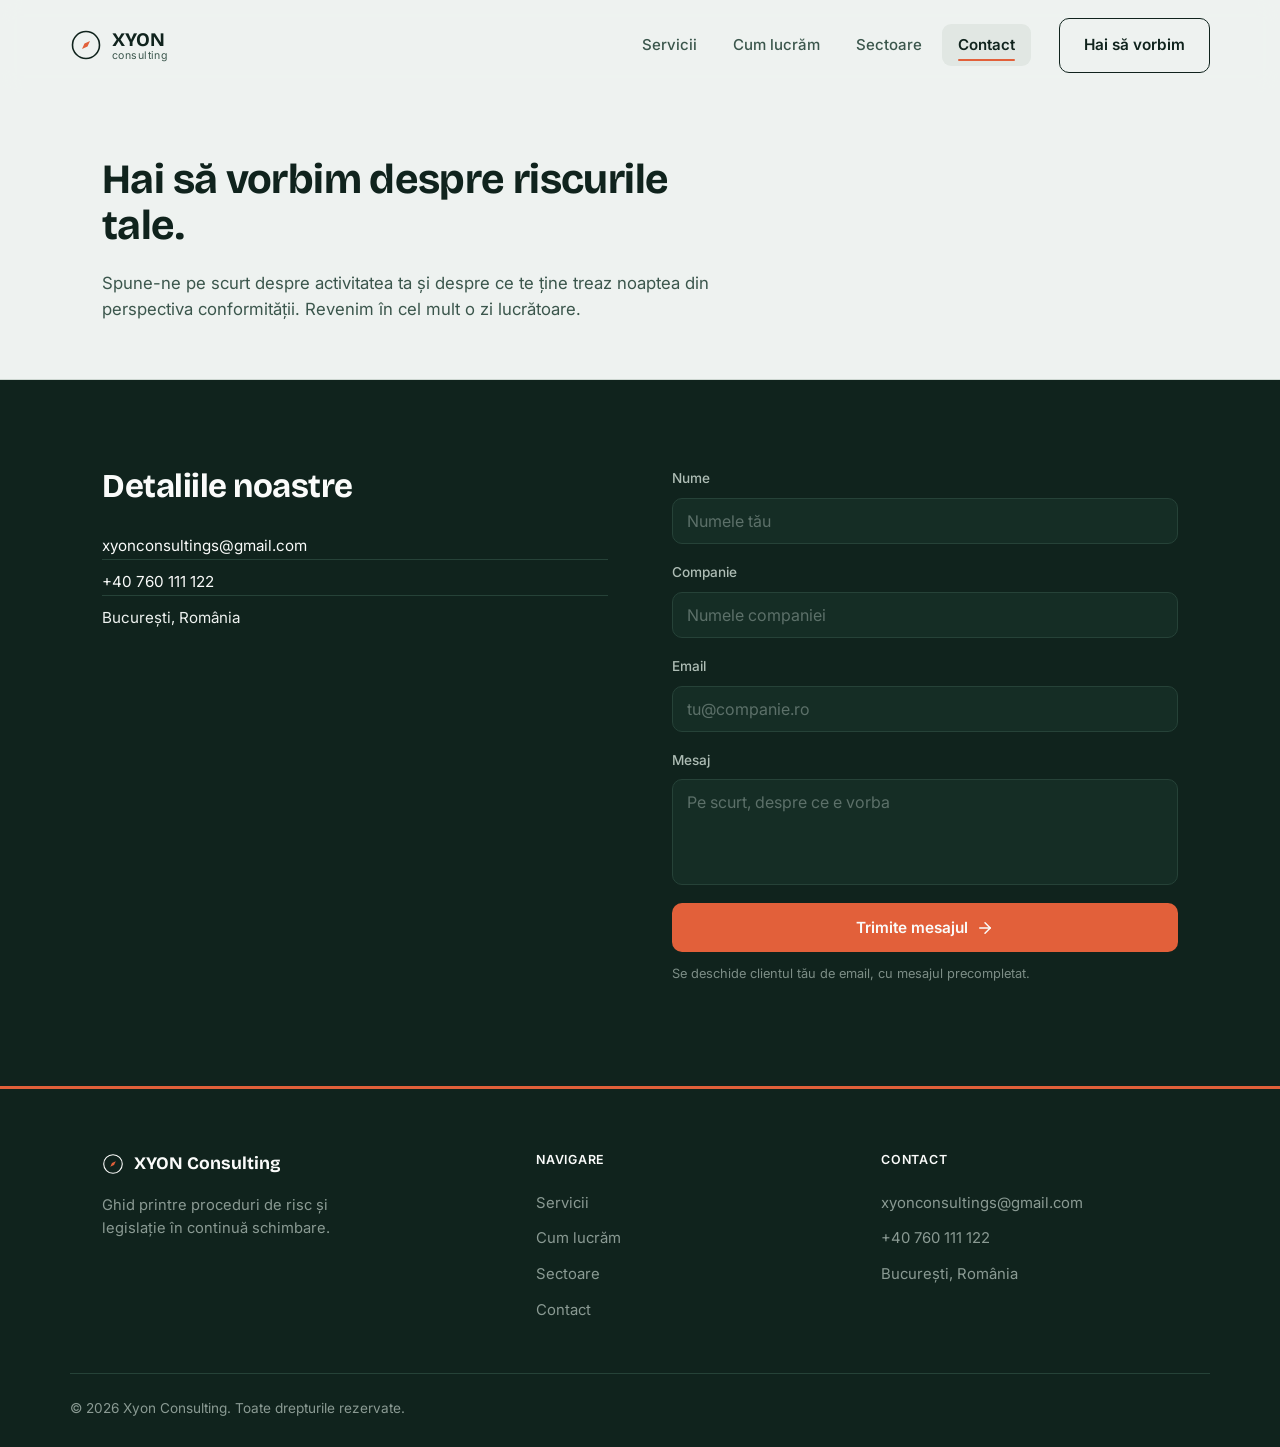
<file: contact.html>
<!DOCTYPE html>
<html lang="ro">
<head>
<meta charset="UTF-8">
<meta name="viewport" content="width=device-width, initial-scale=1.0">
<title>Contact — Xyon Consulting</title>
<meta name="description" content="Contactează Xyon Consulting pentru o discuție despre riscurile de conformitate ale companiei tale.">
<link rel="preconnect" href="https://fonts.googleapis.com">
<link rel="preconnect" href="https://fonts.gstatic.com" crossorigin>
<link href="https://fonts.googleapis.com/css2?family=Bricolage+Grotesque:wght@400;500;600;700;800&family=Inter:wght@400;500;600;700&display=swap" rel="stylesheet">
<link rel="stylesheet" href="styles.css">
</head>
<body>

<a class="skip-link" href="#main-content">Sari la conținut</a>
<header class="site-header" id="siteHeader">
  <div class="wrap header-inner">
    <a class="wordmark" href="index.html">
      <svg width="32" height="32" viewBox="0 0 32 32" xmlns="http://www.w3.org/2000/svg" aria-hidden="true">
        <circle cx="16" cy="16" r="13.5" fill="none" stroke="currentColor" stroke-width="1.6"/>
        <path class="logo-needle" d="M20 12 L14.5 14.5 L12 20 L17.5 17.5 Z" fill="#E2603A"/>
      </svg>
      <span class="wordmark-text">XYON<span>consulting</span></span>
    </a>
    <div class="nav-wrap">
      <nav class="site-nav" aria-label="Navigare principală">
        <a href="servicii.html">Servicii</a>
        <a href="cum-lucram.html">Cum lucrăm</a>
        <a href="sectoare.html">Sectoare</a>
        <a href="contact.html" class="active">Contact</a>
      </nav>
      <a class="btn btn-outline nav-cta" href="contact.html">Hai să vorbim</a>
    </div>
    <button class="menu-toggle" id="menuToggle" aria-label="Deschide meniul" aria-expanded="false"><span></span></button>
  </div>
</header>

<div class="mobile-overlay" id="mobileOverlay">
  <a href="servicii.html">Servicii</a>
  <a href="cum-lucram.html">Cum lucrăm</a>
  <a href="sectoare.html">Sectoare</a>
  <a href="contact.html" class="active">Contact</a>
  <a class="btn btn-primary" href="contact.html">
    Hai să vorbim
    <svg class="btn-icon" width="18" height="18" viewBox="0 0 24 24" fill="none" stroke="currentColor" stroke-width="2" stroke-linecap="round" stroke-linejoin="round" aria-hidden="true"><line x1="5" y1="12" x2="19" y2="12"/><polyline points="12 5 19 12 12 19"/></svg>
  </a>
</div>
<main id="main-content">
  <section class="page-hero">
    <div class="wrap">
      <h1>Hai să vorbim despre riscurile tale.</h1>
      <p>Spune-ne pe scurt despre activitatea ta și despre ce te ține treaz noaptea din perspectiva conformității. Revenim în cel mult o zi lucrătoare.</p>
    </div>
  </section>

  <section class="cta">
    <div class="wrap cta-grid">
      <div class="cta-copy">
        <h2>Detaliile noastre</h2>
        <div class="cta-contacts">
          <a href="mailto:xyonconsultings@gmail.com">xyonconsultings@gmail.com</a>
          <a href="tel:+40760111122">+40 760 111 122</a>
          <span>București, România</span>
        </div>
      </div>

      <form class="cta-form" id="contactForm">
        <label>Nume
          <input type="text" name="nume" placeholder="Numele tău" required>
        </label>
        <label>Companie
          <input type="text" name="companie" placeholder="Numele companiei">
        </label>
        <label>Email
          <input type="email" name="email" placeholder="tu@companie.ro" required>
        </label>
        <label>Mesaj
          <textarea name="mesaj" rows="4" placeholder="Pe scurt, despre ce e vorba" required></textarea>
        </label>
        <button class="btn btn-primary" type="submit" style="justify-content:center;">
          Trimite mesajul
          <svg class="btn-icon" width="18" height="18" viewBox="0 0 24 24" fill="none" stroke="currentColor" stroke-width="2" stroke-linecap="round" stroke-linejoin="round" aria-hidden="true"><line x1="5" y1="12" x2="19" y2="12"/><polyline points="12 5 19 12 12 19"/></svg>
        </button>
        <p class="form-note">Se deschide clientul tău de email, cu mesajul precompletat.</p>
      </form>
    </div>
  </section>
</main>
<footer class="site-footer">
  <div class="wrap footer-grid">
    <div>
      <a class="footer-brand" href="index.html">
        <svg width="22" height="22" viewBox="0 0 32 32" xmlns="http://www.w3.org/2000/svg" aria-hidden="true">
          <circle cx="16" cy="16" r="13.5" fill="none" stroke="currentColor" stroke-width="1.6"/>
          <path class="logo-needle" d="M20 12 L14.5 14.5 L12 20 L17.5 17.5 Z" fill="#E2603A"/>
        </svg>
        XYON Consulting
      </a>
      <p class="footer-tagline">Ghid printre proceduri de risc și legislație în continuă schimbare.</p>
    </div>
    <div class="footer-col">
      <h4>Navigare</h4>
      <a href="servicii.html">Servicii</a>
      <a href="cum-lucram.html">Cum lucrăm</a>
      <a href="sectoare.html">Sectoare</a>
      <a href="contact.html">Contact</a>
    </div>
    <div class="footer-col">
      <h4>Contact</h4>
      <a href="mailto:xyonconsultings@gmail.com">xyonconsultings@gmail.com</a>
      <a href="tel:+40760111122">+40 760 111 122 </a>
      <span>București, România</span>
    </div>
  </div>
  <div class="wrap footer-bottom">
    <span>© 2026 Xyon Consulting. Toate drepturile rezervate.</span>
  </div>
</footer>

<button class="to-top" id="toTopBtn" aria-label="Înapoi sus">
  <svg width="18" height="18" viewBox="0 0 24 24" fill="none" stroke="currentColor" stroke-width="2.2" stroke-linecap="round" stroke-linejoin="round" aria-hidden="true"><line x1="12" y1="19" x2="12" y2="5"/><polyline points="5 12 12 5 19 12"/></svg>
</button>

<script src="script.js"></script>
</body>
</html>
</file>
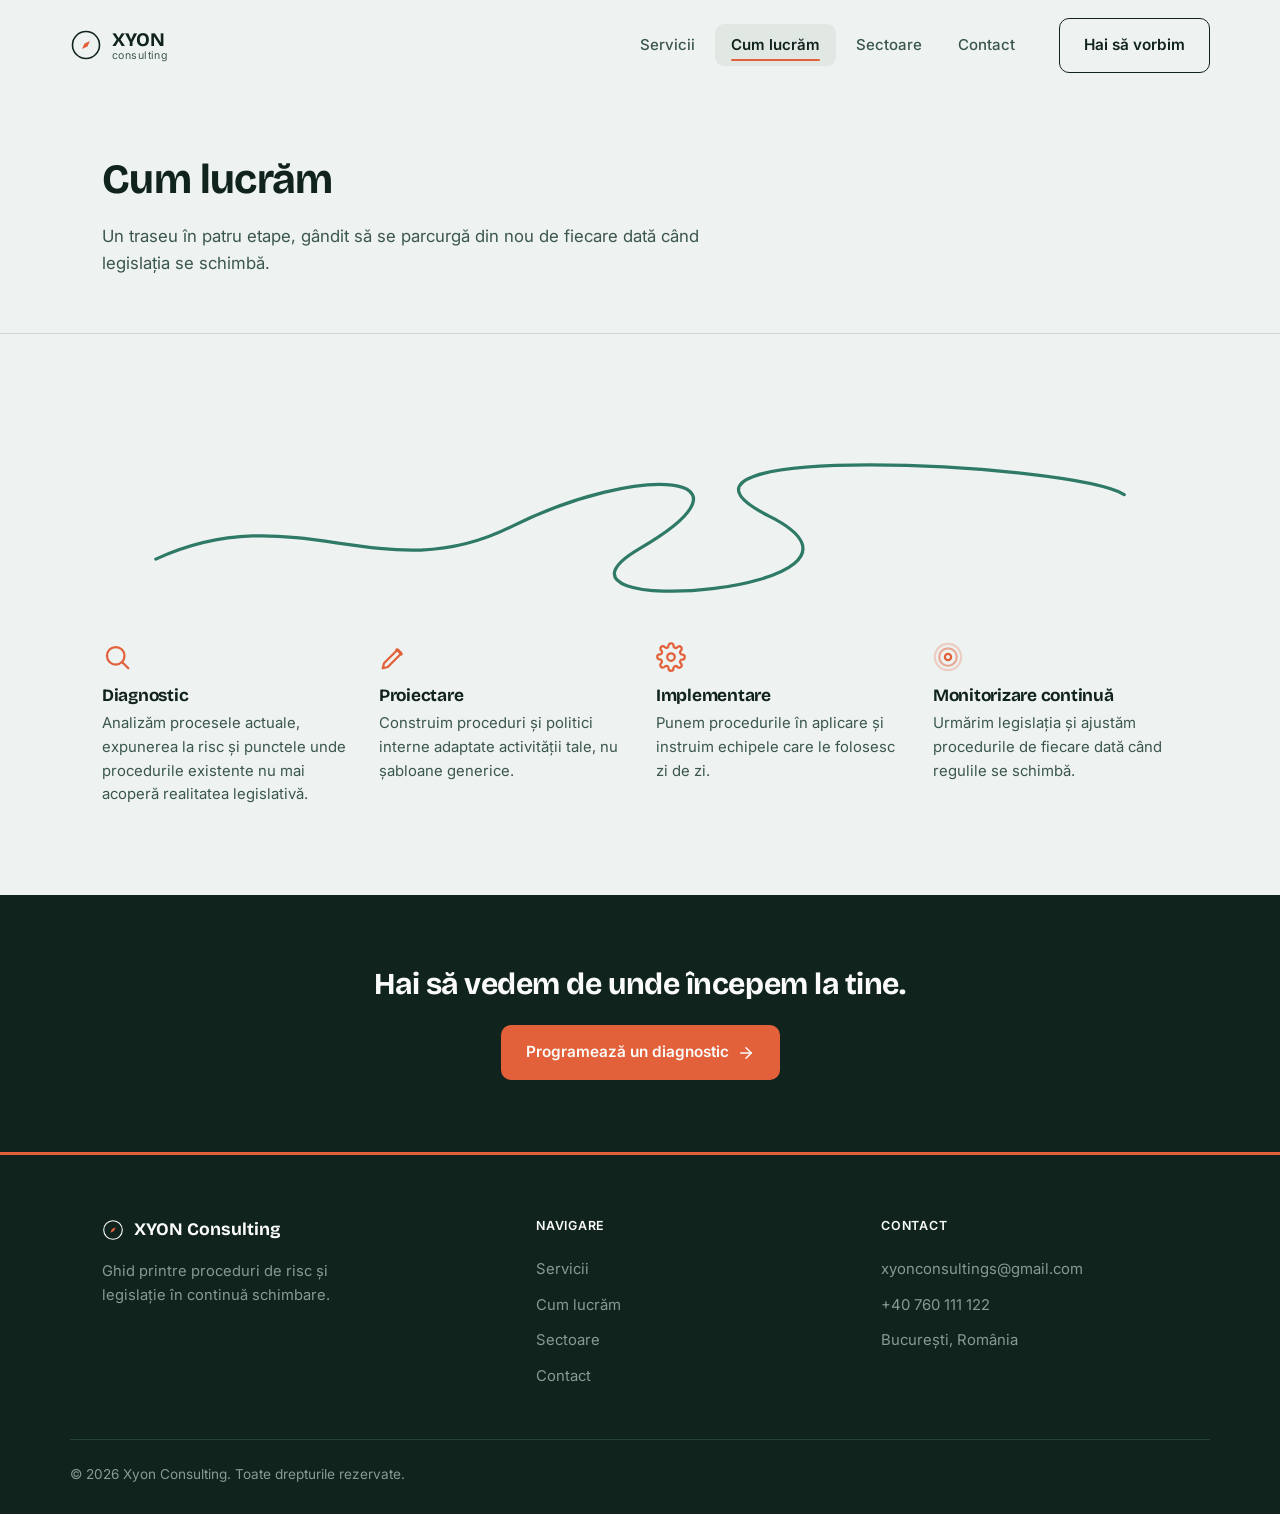
<file: cum-lucram.html>
<!DOCTYPE html>
<html lang="ro">
<head>
<meta charset="UTF-8">
<meta name="viewport" content="width=device-width, initial-scale=1.0">
<title>Cum lucrăm — Xyon Consulting</title>
<meta name="description" content="Procesul Xyon Consulting: diagnostic, proiectare, implementare, monitorizare continuă.">
<link rel="preconnect" href="https://fonts.googleapis.com">
<link rel="preconnect" href="https://fonts.gstatic.com" crossorigin>
<link href="https://fonts.googleapis.com/css2?family=Bricolage+Grotesque:wght@400;500;600;700;800&family=Inter:wght@400;500;600;700&display=swap" rel="stylesheet">
<link rel="stylesheet" href="styles.css">
</head>
<body>

<a class="skip-link" href="#main-content">Sari la conținut</a>
<header class="site-header" id="siteHeader">
  <div class="wrap header-inner">
    <a class="wordmark" href="index.html">
      <svg width="32" height="32" viewBox="0 0 32 32" xmlns="http://www.w3.org/2000/svg" aria-hidden="true">
        <circle cx="16" cy="16" r="13.5" fill="none" stroke="currentColor" stroke-width="1.6"/>
        <path class="logo-needle" d="M20 12 L14.5 14.5 L12 20 L17.5 17.5 Z" fill="#E2603A"/>
      </svg>
      <span class="wordmark-text">XYON<span>consulting</span></span>
    </a>
    <div class="nav-wrap">
      <nav class="site-nav" aria-label="Navigare principală">
        <a href="servicii.html">Servicii</a>
        <a href="cum-lucram.html" class="active">Cum lucrăm</a>
        <a href="sectoare.html">Sectoare</a>
        <a href="contact.html">Contact</a>
      </nav>
      <a class="btn btn-outline nav-cta" href="contact.html">Hai să vorbim</a>
    </div>
    <button class="menu-toggle" id="menuToggle" aria-label="Deschide meniul" aria-expanded="false"><span></span></button>
  </div>
</header>

<div class="mobile-overlay" id="mobileOverlay">
  <a href="servicii.html">Servicii</a>
  <a href="cum-lucram.html" class="active">Cum lucrăm</a>
  <a href="sectoare.html">Sectoare</a>
  <a href="contact.html">Contact</a>
  <a class="btn btn-primary" href="contact.html">
    Hai să vorbim
    <svg class="btn-icon" width="18" height="18" viewBox="0 0 24 24" fill="none" stroke="currentColor" stroke-width="2" stroke-linecap="round" stroke-linejoin="round" aria-hidden="true"><line x1="5" y1="12" x2="19" y2="12"/><polyline points="12 5 19 12 12 19"/></svg>
  </a>
</div>
<main id="main-content">
  <section class="page-hero">
    <div class="wrap">
      <h1>Cum lucrăm</h1>
      <p>Un traseu în patru etape, gândit să se parcurgă din nou de fiecare dată când legislația se schimbă.</p>
    </div>
  </section>

  <section>
    <div class="wrap">
      <div class="process-path-wrap">
        <svg viewBox="0 0 1000 160" preserveAspectRatio="none" style="width:100%;height:auto;">
          <path id="routePath" class="route-path" d="M50,120 C180,60 260,150 380,90 S620,40 500,110 S760,150 620,80 S900,30 950,60"/>
        </svg>
      </div>

      <ol class="steps-grid" style="list-style:none;">
        <li class="step-card">
          <svg width="30" height="30" viewBox="0 0 24 24" fill="none" stroke="currentColor" stroke-width="1.8" stroke-linecap="round" stroke-linejoin="round" aria-hidden="true"><circle cx="11" cy="11" r="7"/><line x1="21" y1="21" x2="16.65" y2="16.65"/></svg>
          <h3>Diagnostic</h3>
          <p>Analizăm procesele actuale, expunerea la risc și punctele unde procedurile existente nu mai acoperă realitatea legislativă.</p>
        </li>
        <li class="step-card">
          <svg width="30" height="30" viewBox="0 0 24 24" fill="none" stroke="currentColor" stroke-width="1.8" stroke-linecap="round" stroke-linejoin="round" aria-hidden="true"><path d="M3 21l4-1 11-11-3-3L4 17z"/><path d="M14 6l4 4"/></svg>
          <h3>Proiectare</h3>
          <p>Construim proceduri și politici interne adaptate activității tale, nu șabloane generice.</p>
        </li>
        <li class="step-card">
          <svg width="30" height="30" viewBox="0 0 24 24" fill="none" stroke="currentColor" stroke-width="1.8" stroke-linecap="round" stroke-linejoin="round" aria-hidden="true"><circle cx="12" cy="12" r="3"/><path d="M19.4 15a1.7 1.7 0 0 0 .3 1.9l.1.1a2 2 0 1 1-2.8 2.8l-.1-.1a1.7 1.7 0 0 0-1.9-.3 1.7 1.7 0 0 0-1 1.5V21a2 2 0 1 1-4 0v-.1a1.7 1.7 0 0 0-1-1.6 1.7 1.7 0 0 0-1.9.3l-.1.1a2 2 0 1 1-2.8-2.8l.1-.1a1.7 1.7 0 0 0 .3-1.9 1.7 1.7 0 0 0-1.5-1H3a2 2 0 1 1 0-4h.1a1.7 1.7 0 0 0 1.6-1 1.7 1.7 0 0 0-.3-1.9l-.1-.1a2 2 0 1 1 2.8-2.8l.1.1a1.7 1.7 0 0 0 1.9.3H9a1.7 1.7 0 0 0 1-1.5V3a2 2 0 1 1 4 0v.1a1.7 1.7 0 0 0 1 1.5 1.7 1.7 0 0 0 1.9-.3l.1-.1a2 2 0 1 1 2.8 2.8l-.1.1a1.7 1.7 0 0 0-.3 1.9V9a1.7 1.7 0 0 0 1.5 1H21a2 2 0 1 1 0 4h-.1a1.7 1.7 0 0 0-1.5 1z"/></svg>
          <h3>Implementare</h3>
          <p>Punem procedurile în aplicare și instruim echipele care le folosesc zi de zi.</p>
        </li>
        <li class="step-card">
          <svg width="30" height="30" viewBox="0 0 24 24" fill="none" stroke="currentColor" stroke-width="1.8" stroke-linecap="round" stroke-linejoin="round" aria-hidden="true"><circle cx="12" cy="12" r="2.5"/><circle cx="12" cy="12" r="7" opacity="0.5"/><circle cx="12" cy="12" r="10.5" opacity="0.25"/></svg>
          <h3>Monitorizare continuă</h3>
          <p>Urmărim legislația și ajustăm procedurile de fiecare dată când regulile se schimbă.</p>
        </li>
      </ol>
    </div>
  </section>

  <section class="mini-cta">
    <div class="wrap">
      <h2>Hai să vedem de unde începem la tine.</h2>
      <a class="btn btn-primary" href="contact.html">Programează un diagnostic <svg class="btn-icon" width="18" height="18" viewBox="0 0 24 24" fill="none" stroke="currentColor" stroke-width="2" stroke-linecap="round" stroke-linejoin="round" aria-hidden="true"><line x1="5" y1="12" x2="19" y2="12"/><polyline points="12 5 19 12 12 19"/></svg></a>
    </div>
  </section>
</main>
<footer class="site-footer">
  <div class="wrap footer-grid">
    <div>
      <a class="footer-brand" href="index.html">
        <svg width="22" height="22" viewBox="0 0 32 32" xmlns="http://www.w3.org/2000/svg" aria-hidden="true">
          <circle cx="16" cy="16" r="13.5" fill="none" stroke="currentColor" stroke-width="1.6"/>
          <path class="logo-needle" d="M20 12 L14.5 14.5 L12 20 L17.5 17.5 Z" fill="#E2603A"/>
        </svg>
        XYON Consulting
      </a>
      <p class="footer-tagline">Ghid printre proceduri de risc și legislație în continuă schimbare.</p>
    </div>
    <div class="footer-col">
      <h4>Navigare</h4>
      <a href="servicii.html">Servicii</a>
      <a href="cum-lucram.html">Cum lucrăm</a>
      <a href="sectoare.html">Sectoare</a>
      <a href="contact.html">Contact</a>
    </div>
    <div class="footer-col">
      <h4>Contact</h4>
        <a href="mailto:xyonconsultings@gmail.com">xyonconsultings@gmail.com</a>
        <a href="tel:+40760111122">+40 760 111 122</a>
      <span>București, România</span>
    </div>
  </div>
  <div class="wrap footer-bottom">
    <span>© 2026 Xyon Consulting. Toate drepturile rezervate.</span>
  </div>
</footer>

<button class="to-top" id="toTopBtn" aria-label="Înapoi sus">
  <svg width="18" height="18" viewBox="0 0 24 24" fill="none" stroke="currentColor" stroke-width="2.2" stroke-linecap="round" stroke-linejoin="round" aria-hidden="true"><line x1="12" y1="19" x2="12" y2="5"/><polyline points="5 12 12 5 19 12"/></svg>
</button>

<script src="script.js"></script>
</body>
</html>
</file>
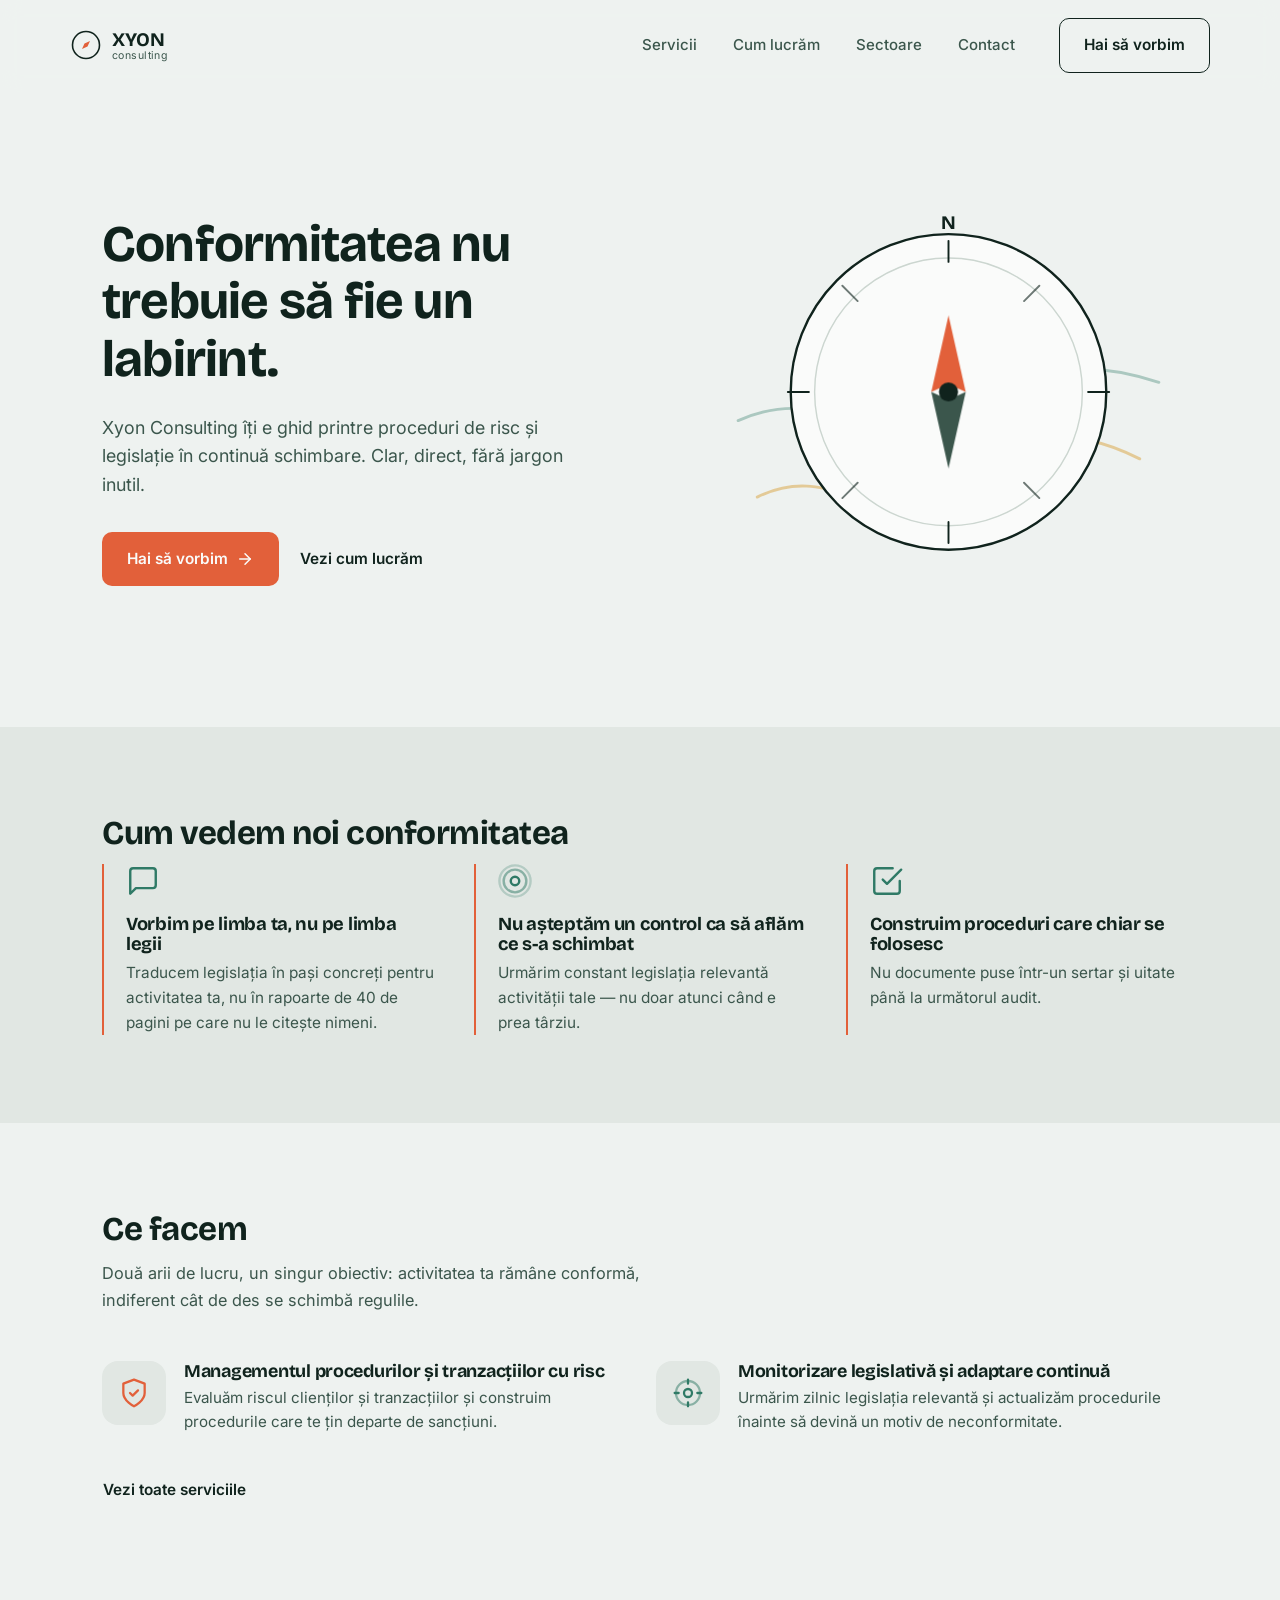
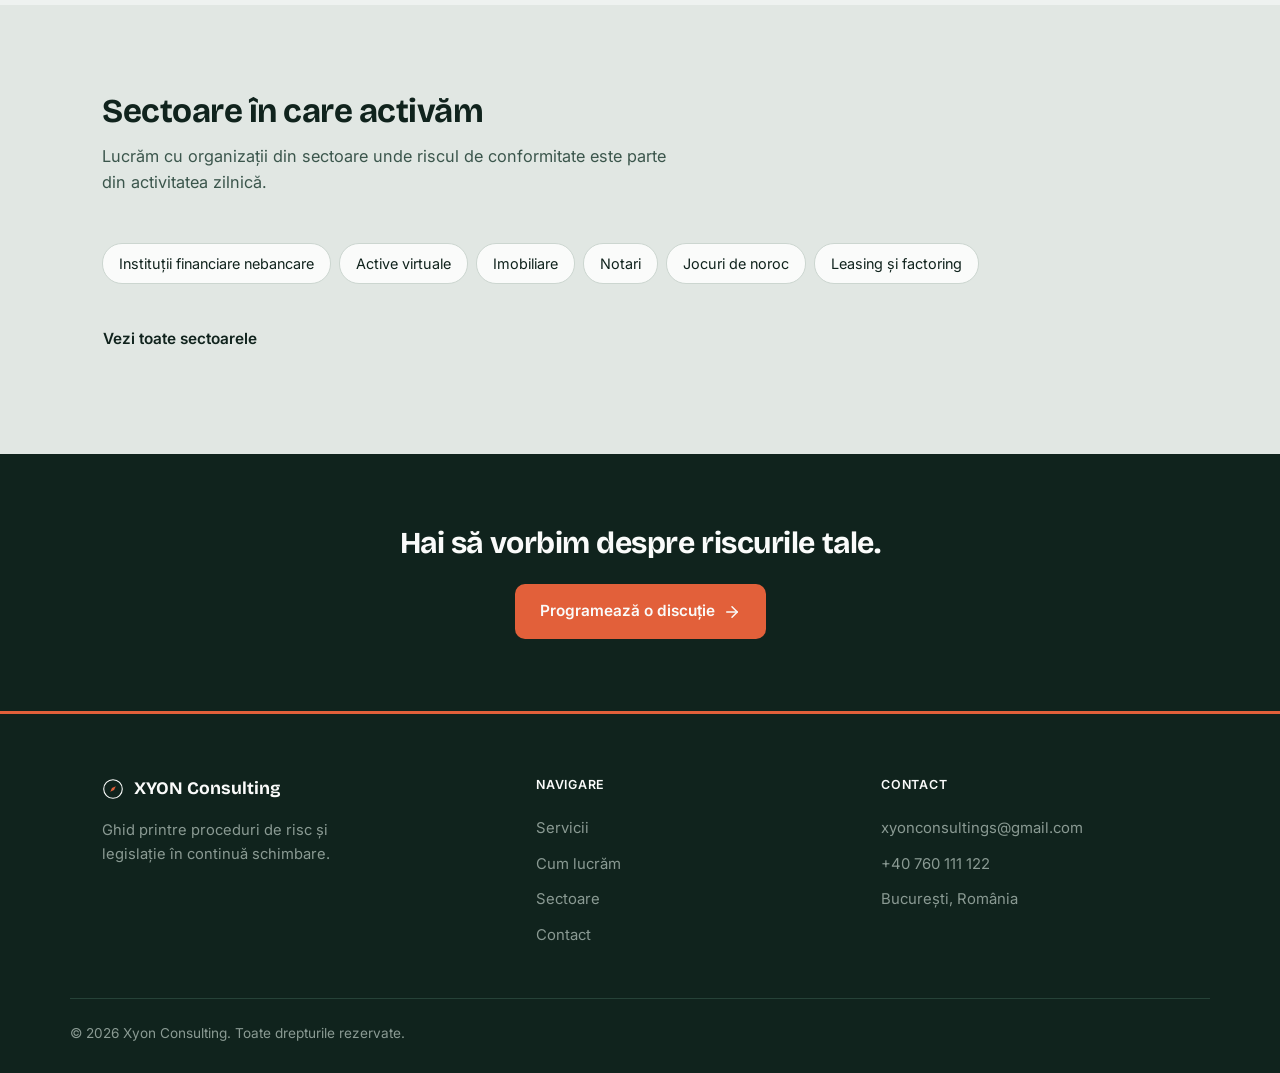
<file: index2.html>
<!DOCTYPE html>
<html lang="ro">
<head>
<meta charset="UTF-8">
<meta name="viewport" content="width=device-width, initial-scale=1.0">
<title>Xyon Consulting — Ghid printre riscuri și reglementări</title>
<meta name="description" content="Consultanță în managementul procedurilor și tranzacțiilor cu risc și monitorizare legislativă continuă.">
<link rel="preconnect" href="https://fonts.googleapis.com">
<link rel="preconnect" href="https://fonts.gstatic.com" crossorigin>
<link href="https://fonts.googleapis.com/css2?family=Bricolage+Grotesque:wght@400;500;600;700;800&family=Inter:wght@400;500;600;700&display=swap" rel="stylesheet">
<link rel="stylesheet" href="styles.css">
</head>
<body>

<a class="skip-link" href="#main-content">Sari la conținut</a>
<header class="site-header" id="siteHeader">
  <div class="wrap header-inner">
    <a class="wordmark" href="index.html">
      <svg width="32" height="32" viewBox="0 0 32 32" xmlns="http://www.w3.org/2000/svg" aria-hidden="true">
        <circle cx="16" cy="16" r="13.5" fill="none" stroke="currentColor" stroke-width="1.6"/>
        <path class="logo-needle" d="M20 12 L14.5 14.5 L12 20 L17.5 17.5 Z" fill="#E2603A"/>
      </svg>
      <span class="wordmark-text">XYON<span>consulting</span></span>
    </a>
    <div class="nav-wrap">
      <nav class="site-nav" aria-label="Navigare principală">
        <a href="servicii.html">Servicii</a>
        <a href="cum-lucram.html">Cum lucrăm</a>
        <a href="sectoare.html">Sectoare</a>
        <a href="contact.html">Contact</a>
      </nav>
      <a class="btn btn-outline nav-cta" href="contact.html">Hai să vorbim</a>
    </div>
    <button class="menu-toggle" id="menuToggle" aria-label="Deschide meniul" aria-expanded="false"><span></span></button>
  </div>
</header>

<div class="mobile-overlay" id="mobileOverlay">
  <a href="servicii.html">Servicii</a>
  <a href="cum-lucram.html">Cum lucrăm</a>
  <a href="sectoare.html">Sectoare</a>
  <a href="contact.html">Contact</a>
  <a class="btn btn-primary" href="contact.html">
    Hai să vorbim
    <svg class="btn-icon" width="18" height="18" viewBox="0 0 24 24" fill="none" stroke="currentColor" stroke-width="2" stroke-linecap="round" stroke-linejoin="round" aria-hidden="true"><line x1="5" y1="12" x2="19" y2="12"/><polyline points="12 5 19 12 12 19"/></svg>
  </a>
</div>
<main id="main-content">

  <section class="hero" id="top">
    <div class="wrap hero-grid">
      <div class="hero-copy">
        <h1>Conformitatea nu trebuie să fie un labirint.</h1>
        <p class="hero-lead">Xyon Consulting îți e ghid printre proceduri de risc și legislație în continuă schimbare. Clar, direct, fără jargon inutil.</p>
        <div class="hero-actions">
          <a class="btn btn-primary" href="contact.html">
            Hai să vorbim
            <svg class="btn-icon" width="18" height="18" viewBox="0 0 24 24" fill="none" stroke="currentColor" stroke-width="2" stroke-linecap="round" stroke-linejoin="round" aria-hidden="true"><line x1="5" y1="12" x2="19" y2="12"/><polyline points="12 5 19 12 12 19"/></svg>
          </a>
          <a class="btn btn-text" href="cum-lucram.html">Vezi cum lucrăm</a>
        </div>
      </div>

      <div class="hero-art" aria-hidden="true">
        <svg viewBox="0 0 480 480" xmlns="http://www.w3.org/2000/svg">
          <path d="M40,340 C120,300 160,380 240,330 S360,260 440,300" fill="none" stroke="#D9A441" stroke-width="3" stroke-linecap="round" opacity="0.5"/>
          <path d="M20,260 C110,220 150,290 230,250 S370,190 460,220" fill="none" stroke="#2F7A66" stroke-width="3" stroke-linecap="round" opacity="0.35"/>
          <circle cx="240" cy="230" r="165" fill="#FAFBFA" stroke="#10231D" stroke-width="2.5"/>
          <circle cx="240" cy="230" r="140" fill="none" stroke="#CCD6D0" stroke-width="1.5"/>
          <g stroke="#10231D" stroke-width="2" stroke-linecap="round">
            <line x1="240" y1="72" x2="240" y2="94"/>
            <line x1="240" y1="366" x2="240" y2="388"/>
            <line x1="72" y1="230" x2="94" y2="230"/>
            <line x1="386" y1="230" x2="408" y2="230"/>
            <line x1="129" y1="119" x2="145" y2="135" opacity="0.6"/>
            <line x1="335" y1="119" x2="319" y2="135" opacity="0.6"/>
            <line x1="129" y1="341" x2="145" y2="325" opacity="0.6"/>
            <line x1="335" y1="341" x2="319" y2="325" opacity="0.6"/>
          </g>
          <text x="240" y="60" text-anchor="middle" font-family="Bricolage Grotesque, sans-serif" font-weight="700" font-size="20" fill="#10231D">N</text>
          <g id="needle">
            <path d="M240,150 L222,230 L240,222 L258,230 Z" fill="#E2603A"/>
            <path d="M240,310 L222,230 L240,238 L258,230 Z" fill="#3B564C"/>
            <circle cx="240" cy="230" r="10" fill="#10231D"/>
          </g>
        </svg>
      </div>
    </div>
  </section>

  <section class="manifesto">
    <div class="wrap">
      <h2>Cum vedem noi conformitatea</h2>
      <div class="manifesto-grid">
        <div class="manifesto-item">
          <svg width="34" height="34" viewBox="0 0 24 24" fill="none" stroke="currentColor" stroke-width="1.7" stroke-linecap="round" stroke-linejoin="round" aria-hidden="true"><path d="M21 15a2 2 0 0 1-2 2H7l-4 4V5a2 2 0 0 1 2-2h14a2 2 0 0 1 2 2z"/></svg>
          <h3>Vorbim pe limba ta, nu pe limba legii</h3>
          <p>Traducem legislația în pași concreți pentru activitatea ta, nu în rapoarte de 40 de pagini pe care nu le citește nimeni.</p>
        </div>
        <div class="manifesto-item">
          <svg width="34" height="34" viewBox="0 0 24 24" fill="none" stroke="currentColor" stroke-width="1.7" stroke-linecap="round" stroke-linejoin="round" aria-hidden="true"><circle cx="12" cy="12" r="3"/><circle cx="12" cy="12" r="8" opacity="0.5"/><circle cx="12" cy="12" r="11" opacity="0.25"/></svg>
          <h3>Nu așteptăm un control ca să aflăm ce s-a schimbat</h3>
          <p>Urmărim constant legislația relevantă activității tale — nu doar atunci când e prea târziu.</p>
        </div>
        <div class="manifesto-item">
          <svg width="34" height="34" viewBox="0 0 24 24" fill="none" stroke="currentColor" stroke-width="1.7" stroke-linecap="round" stroke-linejoin="round" aria-hidden="true"><path d="M9 11l3 3L22 4"/><path d="M21 12v7a2 2 0 0 1-2 2H5a2 2 0 0 1-2-2V5a2 2 0 0 1 2-2h11"/></svg>
          <h3>Construim proceduri care chiar se folosesc</h3>
          <p>Nu documente puse într-un sertar și uitate până la următorul audit.</p>
        </div>
      </div>
    </div>
  </section>

  <section>
    <div class="wrap">
      <h2>Ce facem</h2>
      <p class="section-lead">Două arii de lucru, un singur obiectiv: activitatea ta rămâne conformă, indiferent cât de des se schimbă regulile.</p>
      <div class="teaser-grid">
        <div class="teaser-item">
          <div class="service-icon-tile"><svg width="32" height="32" viewBox="0 0 24 24" fill="none" stroke="#E2603A" stroke-width="1.7" stroke-linecap="round" stroke-linejoin="round" aria-hidden="true"><path d="M12 22s8-4 8-10V5l-8-3-8 3v7c0 6 8 10 8 10z"/><path d="M9 12l2 2 4-4"/></svg></div>
          <div>
            <h3>Managementul procedurilor și tranzacțiilor cu risc</h3>
            <p>Evaluăm riscul clienților și tranzacțiilor și construim procedurile care te țin departe de sancțiuni.</p>
          </div>
        </div>
        <div class="teaser-item">
          <div class="service-icon-tile"><svg width="32" height="32" viewBox="0 0 24 24" fill="none" stroke="#2F7A66" stroke-width="1.7" stroke-linecap="round" stroke-linejoin="round" aria-hidden="true"><circle cx="12" cy="12" r="3"/><path d="M12 2v3M12 19v3M2 12h3M19 12h3"/><circle cx="12" cy="12" r="9" opacity="0.5"/></svg></div>
          <div>
            <h3>Monitorizare legislativă și adaptare continuă</h3>
            <p>Urmărim zilnic legislația relevantă și actualizăm procedurile înainte să devină un motiv de neconformitate.</p>
          </div>
        </div>
      </div>
      <a class="btn btn-text" href="servicii.html">Vezi toate serviciile</a>
    </div>
  </section>

  <section style="background:var(--paper-deep);">
    <div class="wrap">
      <h2>Sectoare în care activăm</h2>
      <p class="section-lead">Lucrăm cu organizații din sectoare unde riscul de conformitate este parte din activitatea zilnică.</p>
      <div class="sector-inline">
        <span>Instituții financiare nebancare</span>
        <span>Active virtuale</span>
        <span>Imobiliare</span>
        <span>Notari</span>
        <span>Jocuri de noroc</span>
        <span>Leasing și factoring</span>
      </div>
      <a class="btn btn-text" href="sectoare.html">Vezi toate sectoarele</a>
    </div>
  </section>

  <section class="mini-cta">
    <div class="wrap">
      <h2>Hai să vorbim despre riscurile tale.</h2>
      <a class="btn btn-primary" href="contact.html">
        Programează o discuție
        <svg class="btn-icon" width="18" height="18" viewBox="0 0 24 24" fill="none" stroke="currentColor" stroke-width="2" stroke-linecap="round" stroke-linejoin="round" aria-hidden="true"><line x1="5" y1="12" x2="19" y2="12"/><polyline points="12 5 19 12 12 19"/></svg>
      </a>
    </div>
  </section>

</main>
<footer class="site-footer">
  <div class="wrap footer-grid">
    <div>
      <a class="footer-brand" href="index.html">
        <svg width="22" height="22" viewBox="0 0 32 32" xmlns="http://www.w3.org/2000/svg" aria-hidden="true">
          <circle cx="16" cy="16" r="13.5" fill="none" stroke="currentColor" stroke-width="1.6"/>
          <path class="logo-needle" d="M20 12 L14.5 14.5 L12 20 L17.5 17.5 Z" fill="#E2603A"/>
        </svg>
        XYON Consulting
      </a>
      <p class="footer-tagline">Ghid printre proceduri de risc și legislație în continuă schimbare.</p>
    </div>
    <div class="footer-col">
      <h4>Navigare</h4>
      <a href="servicii.html">Servicii</a>
      <a href="cum-lucram.html">Cum lucrăm</a>
      <a href="sectoare.html">Sectoare</a>
      <a href="contact.html">Contact</a>
    </div>
    <div class="footer-col">
      <h4>Contact</h4>
      <a href="mailto:xyonconsultings@gmail.com">xyonconsultings@gmail.com</a>
      <a href="tel:+40760111122">+40 760 111 122
        
      </a>
      <span>București, România</span>
    </div>
  </div>
  <div class="wrap footer-bottom">
    <span>© 2026 Xyon Consulting. Toate drepturile rezervate.</span>
  </div>
</footer>

<button class="to-top" id="toTopBtn" aria-label="Înapoi sus">
  <svg width="18" height="18" viewBox="0 0 24 24" fill="none" stroke="currentColor" stroke-width="2.2" stroke-linecap="round" stroke-linejoin="round" aria-hidden="true"><line x1="12" y1="19" x2="12" y2="5"/><polyline points="5 12 12 5 19 12"/></svg>
</button>

<script src="script.js"></script>
</body>
</html>
</file>
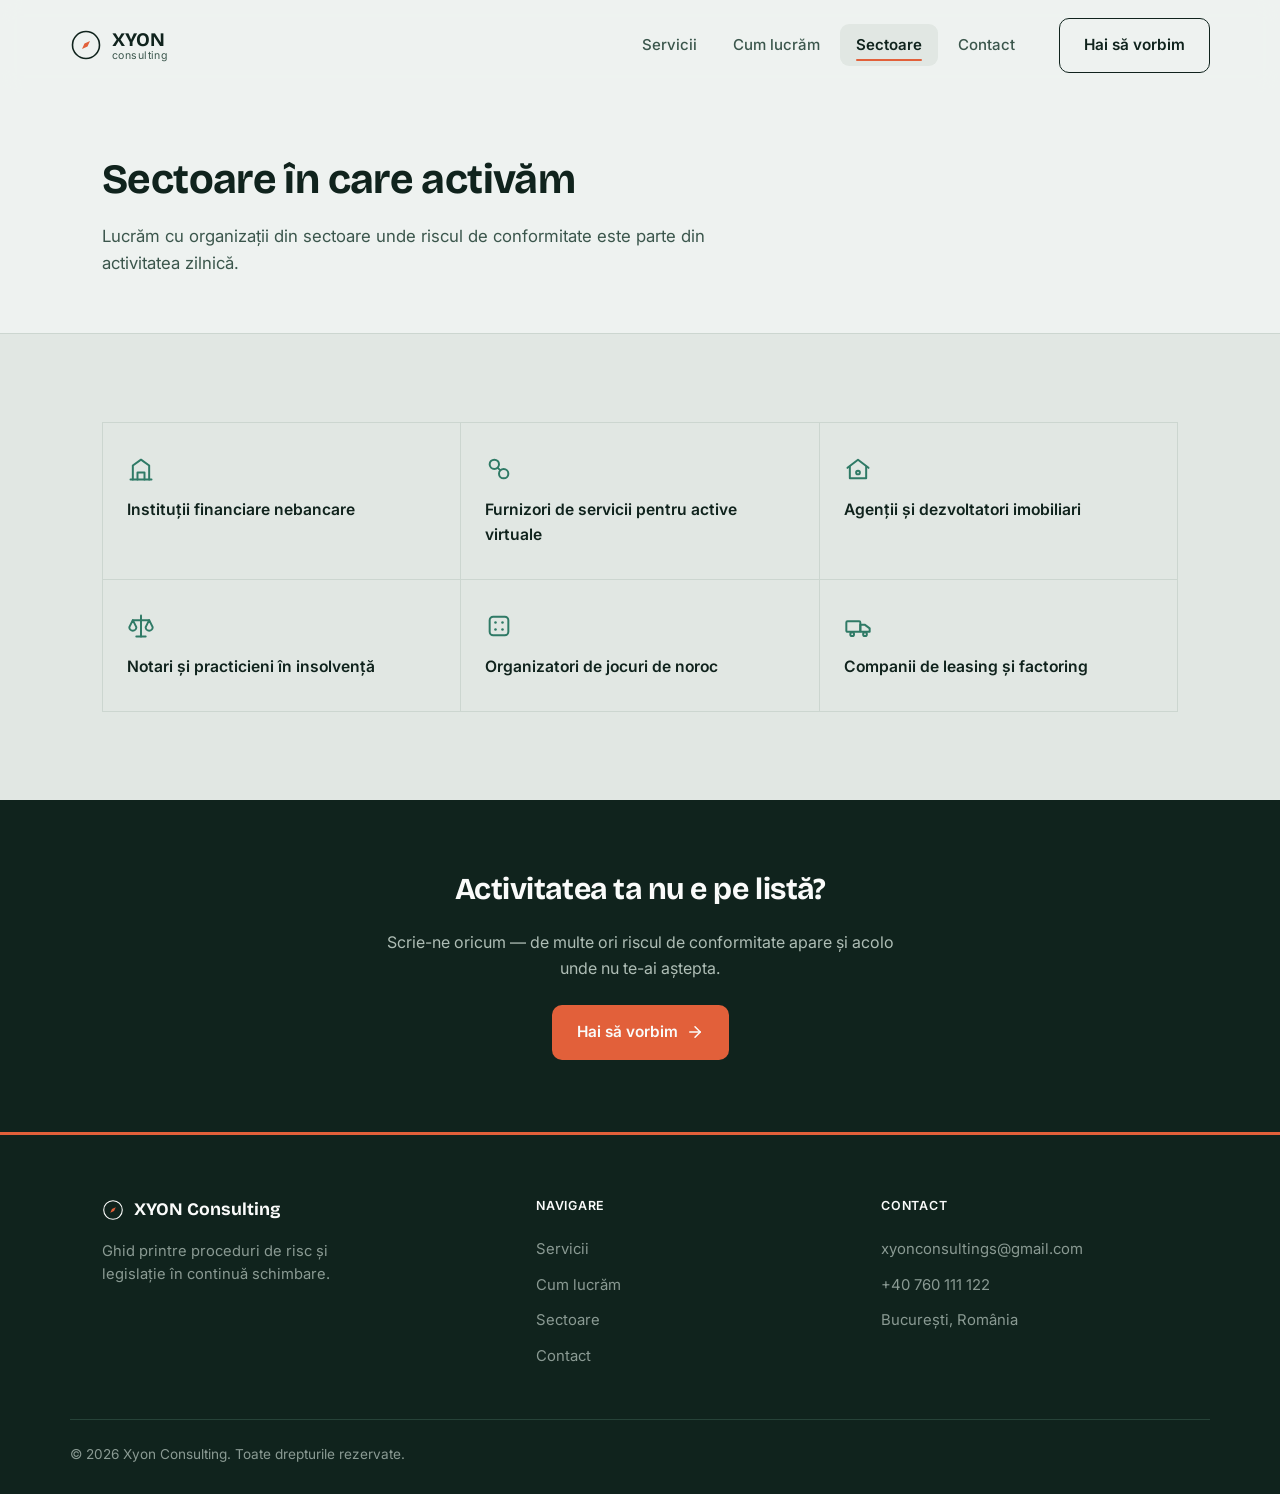
<file: sectoare.html>
<!DOCTYPE html>
<html lang="ro">
<head>
<meta charset="UTF-8">
<meta name="viewport" content="width=device-width, initial-scale=1.0">
<title>Sectoare — Xyon Consulting</title>
<meta name="description" content="Sectoare de activitate: instituții financiare nebancare, active virtuale, imobiliare și altele.">
<link rel="preconnect" href="https://fonts.googleapis.com">
<link rel="preconnect" href="https://fonts.gstatic.com" crossorigin>
<link href="https://fonts.googleapis.com/css2?family=Bricolage+Grotesque:wght@400;500;600;700;800&family=Inter:wght@400;500;600;700&display=swap" rel="stylesheet">
<link rel="stylesheet" href="styles.css">
</head>
<body>

<a class="skip-link" href="#main-content">Sari la conținut</a>
<header class="site-header" id="siteHeader">
  <div class="wrap header-inner">
    <a class="wordmark" href="index.html">
      <svg width="32" height="32" viewBox="0 0 32 32" xmlns="http://www.w3.org/2000/svg" aria-hidden="true">
        <circle cx="16" cy="16" r="13.5" fill="none" stroke="currentColor" stroke-width="1.6"/>
        <path class="logo-needle" d="M20 12 L14.5 14.5 L12 20 L17.5 17.5 Z" fill="#E2603A"/>
      </svg>
      <span class="wordmark-text">XYON<span>consulting</span></span>
    </a>
    <div class="nav-wrap">
      <nav class="site-nav" aria-label="Navigare principală">
        <a href="servicii.html">Servicii</a>
        <a href="cum-lucram.html">Cum lucrăm</a>
        <a href="sectoare.html" class="active">Sectoare</a>
        <a href="contact.html">Contact</a>
      </nav>
      <a class="btn btn-outline nav-cta" href="contact.html">Hai să vorbim</a>
    </div>
    <button class="menu-toggle" id="menuToggle" aria-label="Deschide meniul" aria-expanded="false"><span></span></button>
  </div>
</header>

<div class="mobile-overlay" id="mobileOverlay">
  <a href="servicii.html">Servicii</a>
  <a href="cum-lucram.html">Cum lucrăm</a>
  <a href="sectoare.html" class="active">Sectoare</a>
  <a href="contact.html">Contact</a>
  <a class="btn btn-primary" href="contact.html">
    Hai să vorbim
    <svg class="btn-icon" width="18" height="18" viewBox="0 0 24 24" fill="none" stroke="currentColor" stroke-width="2" stroke-linecap="round" stroke-linejoin="round" aria-hidden="true"><line x1="5" y1="12" x2="19" y2="12"/><polyline points="12 5 19 12 12 19"/></svg>
  </a>
</div>
<main id="main-content">
  <section class="page-hero">
    <div class="wrap">
      <h1>Sectoare în care activăm</h1>
      <p>Lucrăm cu organizații din sectoare unde riscul de conformitate este parte din activitatea zilnică.</p>
    </div>
  </section>

  <section class="sectors">
    <div class="wrap">
      <div class="sector-grid">
        <div class="sector-item">
          <svg width="28" height="28" viewBox="0 0 24 24" fill="none" stroke="currentColor" stroke-width="1.7" stroke-linecap="round" stroke-linejoin="round" aria-hidden="true"><path d="M3 21h18"/><path d="M5 21V9l7-5 7 5v12"/><path d="M9 21v-6h6v6"/></svg>
          <span>Instituții financiare nebancare</span>
        </div>
        <div class="sector-item">
          <svg width="28" height="28" viewBox="0 0 24 24" fill="none" stroke="currentColor" stroke-width="1.7" stroke-linecap="round" stroke-linejoin="round" aria-hidden="true"><circle cx="8" cy="8" r="4"/><circle cx="16" cy="16" r="4"/><line x1="10.8" y1="10.8" x2="13.2" y2="13.2"/></svg>
          <span>Furnizori de servicii pentru active virtuale</span>
        </div>
        <div class="sector-item">
          <svg width="28" height="28" viewBox="0 0 24 24" fill="none" stroke="currentColor" stroke-width="1.7" stroke-linecap="round" stroke-linejoin="round" aria-hidden="true"><path d="M3 11l9-7 9 7"/><path d="M5 10v10h14V10"/><circle cx="12" cy="15" r="1.6"/></svg>
          <span>Agenții și dezvoltatori imobiliari</span>
        </div>
        <div class="sector-item">
          <svg width="28" height="28" viewBox="0 0 24 24" fill="none" stroke="currentColor" stroke-width="1.7" stroke-linecap="round" stroke-linejoin="round" aria-hidden="true"><path d="M12 3v18"/><path d="M5 7l-3 6a3 3 0 0 0 6 0z"/><path d="M19 7l-3 6a3 3 0 0 0 6 0z"/><path d="M5 7h14"/><path d="M8 21h8"/></svg>
          <span>Notari și practicieni în insolvență</span>
        </div>
        <div class="sector-item">
          <svg width="28" height="28" viewBox="0 0 24 24" fill="none" stroke="currentColor" stroke-width="1.7" stroke-linecap="round" stroke-linejoin="round" aria-hidden="true"><rect x="4" y="4" width="16" height="16" rx="3"/><circle cx="9" cy="9" r="1.1" fill="currentColor" stroke="none"/><circle cx="15" cy="15" r="1.1" fill="currentColor" stroke="none"/><circle cx="15" cy="9" r="1.1" fill="currentColor" stroke="none"/><circle cx="9" cy="15" r="1.1" fill="currentColor" stroke="none"/></svg>
          <span>Organizatori de jocuri de noroc</span>
        </div>
        <div class="sector-item">
          <svg width="28" height="28" viewBox="0 0 24 24" fill="none" stroke="currentColor" stroke-width="1.7" stroke-linecap="round" stroke-linejoin="round" aria-hidden="true"><rect x="2" y="8" width="12" height="9" rx="1"/><path d="M14 11h4l4 3v3h-8z"/><circle cx="7" cy="19" r="1.6"/><circle cx="18" cy="19" r="1.6"/></svg>
          <span>Companii de leasing și factoring</span>
        </div>
      </div>
    </div>
  </section>

  <section class="mini-cta">
    <div class="wrap">
      <h2>Activitatea ta nu e pe listă?</h2>
      <p style="color:#AEBDB5;max-width:52ch;margin:0 auto 24px;">Scrie-ne oricum — de multe ori riscul de conformitate apare și acolo unde nu te-ai aștepta.</p>
      <a class="btn btn-primary" href="contact.html">Hai să vorbim <svg class="btn-icon" width="18" height="18" viewBox="0 0 24 24" fill="none" stroke="currentColor" stroke-width="2" stroke-linecap="round" stroke-linejoin="round" aria-hidden="true"><line x1="5" y1="12" x2="19" y2="12"/><polyline points="12 5 19 12 12 19"/></svg></a>
    </div>
  </section>
</main>
<footer class="site-footer">
  <div class="wrap footer-grid">
    <div>
      <a class="footer-brand" href="index.html">
        <svg width="22" height="22" viewBox="0 0 32 32" xmlns="http://www.w3.org/2000/svg" aria-hidden="true">
          <circle cx="16" cy="16" r="13.5" fill="none" stroke="currentColor" stroke-width="1.6"/>
          <path class="logo-needle" d="M20 12 L14.5 14.5 L12 20 L17.5 17.5 Z" fill="#E2603A"/>
        </svg>
        XYON Consulting
      </a>
      <p class="footer-tagline">Ghid printre proceduri de risc și legislație în continuă schimbare.</p>
    </div>
    <div class="footer-col">
      <h4>Navigare</h4>
      <a href="servicii.html">Servicii</a>
      <a href="cum-lucram.html">Cum lucrăm</a>
      <a href="sectoare.html">Sectoare</a>
      <a href="contact.html">Contact</a>
    </div>
    <div class="footer-col">
      <h4>Contact</h4>
      <a href="mailto:xyonconsultings@gmail.com">xyonconsultings@gmail.com</a>
      <a href="tel:+40760111122">+40 760 111 122</a>
      <span>București, România</span>
    </div>
  </div>
  <div class="wrap footer-bottom">
    <span>© 2026 Xyon Consulting. Toate drepturile rezervate.</span>
  </div>
</footer>

<button class="to-top" id="toTopBtn" aria-label="Înapoi sus">
  <svg width="18" height="18" viewBox="0 0 24 24" fill="none" stroke="currentColor" stroke-width="2.2" stroke-linecap="round" stroke-linejoin="round" aria-hidden="true"><line x1="12" y1="19" x2="12" y2="5"/><polyline points="5 12 12 5 19 12"/></svg>
</button>

<script src="script.js"></script>
</body>
</html>
</file>
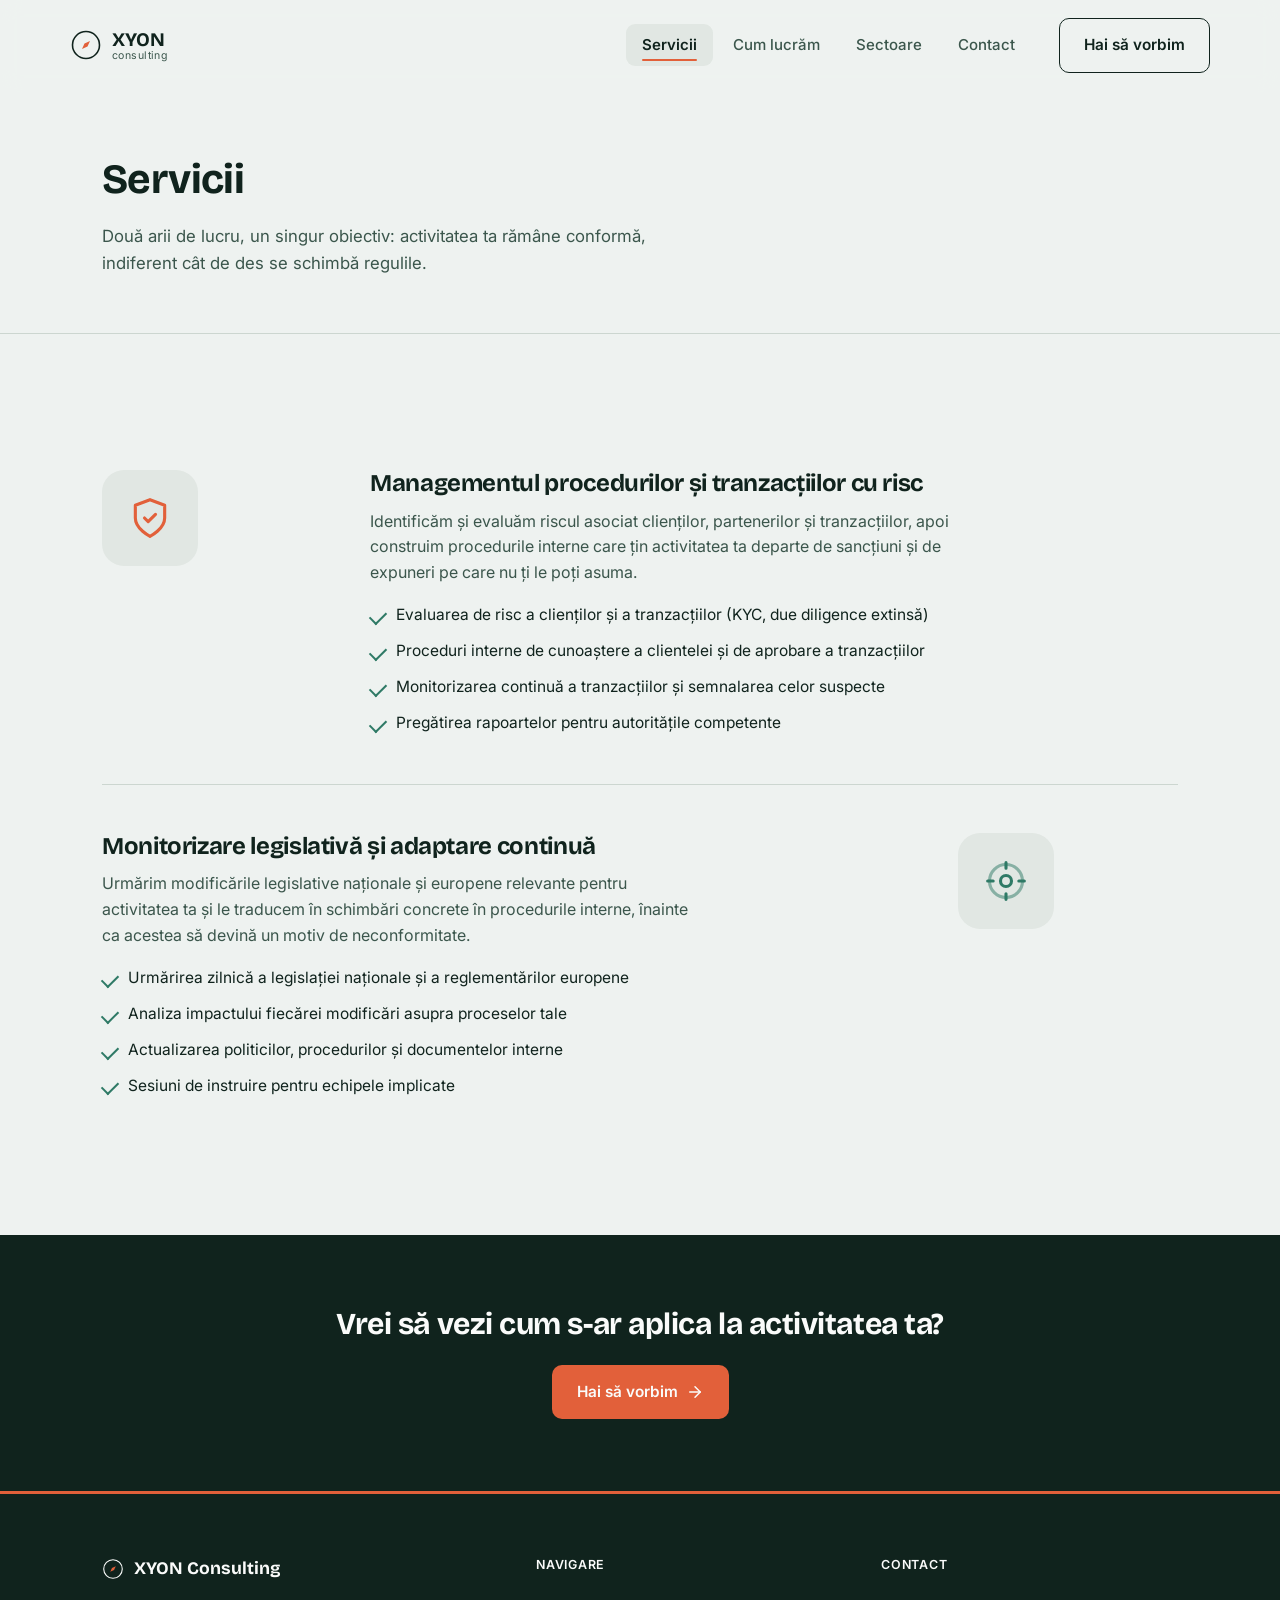
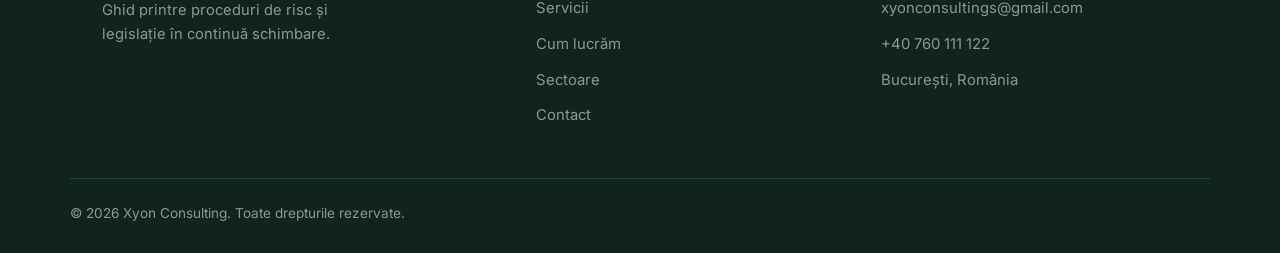
<file: servicii.html>
<!DOCTYPE html>
<html lang="ro">
<head>
<meta charset="UTF-8">
<meta name="viewport" content="width=device-width, initial-scale=1.0">
<title>Servicii — Xyon Consulting</title>
<meta name="description" content="Managementul procedurilor și tranzacțiilor cu risc și monitorizare legislativă continuă.">
<link rel="preconnect" href="https://fonts.googleapis.com">
<link rel="preconnect" href="https://fonts.gstatic.com" crossorigin>
<link href="https://fonts.googleapis.com/css2?family=Bricolage+Grotesque:wght@400;500;600;700;800&family=Inter:wght@400;500;600;700&display=swap" rel="stylesheet">
<link rel="stylesheet" href="styles.css">
</head>
<body>

<a class="skip-link" href="#main-content">Sari la conținut</a>
<header class="site-header" id="siteHeader">
  <div class="wrap header-inner">
    <a class="wordmark" href="index.html">
      <svg width="32" height="32" viewBox="0 0 32 32" xmlns="http://www.w3.org/2000/svg" aria-hidden="true">
        <circle cx="16" cy="16" r="13.5" fill="none" stroke="currentColor" stroke-width="1.6"/>
        <path class="logo-needle" d="M20 12 L14.5 14.5 L12 20 L17.5 17.5 Z" fill="#E2603A"/>
      </svg>
      <span class="wordmark-text">XYON<span>consulting</span></span>
    </a>
    <div class="nav-wrap">
      <nav class="site-nav" aria-label="Navigare principală">
        <a href="servicii.html" class="active">Servicii</a>
        <a href="cum-lucram.html">Cum lucrăm</a>
        <a href="sectoare.html">Sectoare</a>
        <a href="contact.html">Contact</a>
      </nav>
      <a class="btn btn-outline nav-cta" href="contact.html">Hai să vorbim</a>
    </div>
    <button class="menu-toggle" id="menuToggle" aria-label="Deschide meniul" aria-expanded="false"><span></span></button>
  </div>
</header>

<div class="mobile-overlay" id="mobileOverlay">
  <a href="servicii.html" class="active">Servicii</a>
  <a href="cum-lucram.html">Cum lucrăm</a>
  <a href="sectoare.html">Sectoare</a>
  <a href="contact.html">Contact</a>
  <a class="btn btn-primary" href="contact.html">
    Hai să vorbim
    <svg class="btn-icon" width="18" height="18" viewBox="0 0 24 24" fill="none" stroke="currentColor" stroke-width="2" stroke-linecap="round" stroke-linejoin="round" aria-hidden="true"><line x1="5" y1="12" x2="19" y2="12"/><polyline points="12 5 19 12 12 19"/></svg>
  </a>
</div>
<main id="main-content">
  <section class="page-hero">
    <div class="wrap">
      <h1>Servicii</h1>
      <p>Două arii de lucru, un singur obiectiv: activitatea ta rămâne conformă, indiferent cât de des se schimbă regulile.</p>
    </div>
  </section>

  <section>
    <div class="wrap">
      <div class="service-row">
        <div class="service-icon">
          <div class="service-icon-tile">
            <svg width="44" height="44" viewBox="0 0 24 24" fill="none" stroke="currentColor" stroke-width="1.7" stroke-linecap="round" stroke-linejoin="round" aria-hidden="true"><path d="M12 22s8-4 8-10V5l-8-3-8 3v7c0 6 8 10 8 10z"/><path d="M9 12l2 2 4-4"/></svg>
          </div>
        </div>
        <div class="service-content">
          <h3>Managementul procedurilor și tranzacțiilor cu risc</h3>
          <p>Identificăm și evaluăm riscul asociat clienților, partenerilor și tranzacțiilor, apoi construim procedurile interne care țin activitatea ta departe de sancțiuni și de expuneri pe care nu ți le poți asuma.</p>
          <ul>
            <li>Evaluarea de risc a clienților și a tranzacțiilor (KYC, due diligence extinsă)</li>
            <li>Proceduri interne de cunoaștere a clientelei și de aprobare a tranzacțiilor</li>
            <li>Monitorizarea continuă a tranzacțiilor și semnalarea celor suspecte</li>
            <li>Pregătirea rapoartelor pentru autoritățile competente</li>
          </ul>
        </div>
      </div>

      <div class="service-row reverse">
        <div class="service-icon">
          <div class="service-icon-tile">
            <svg width="44" height="44" viewBox="0 0 24 24" fill="none" stroke="currentColor" stroke-width="1.7" stroke-linecap="round" stroke-linejoin="round" aria-hidden="true"><circle cx="12" cy="12" r="3"/><path d="M12 2v3M12 19v3M2 12h3M19 12h3"/><circle cx="12" cy="12" r="9" opacity="0.5"/></svg>
          </div>
        </div>
        <div class="service-content">
          <h3>Monitorizare legislativă și adaptare continuă</h3>
          <p>Urmărim modificările legislative naționale și europene relevante pentru activitatea ta și le traducem în schimbări concrete în procedurile interne, înainte ca acestea să devină un motiv de neconformitate.</p>
          <ul>
            <li>Urmărirea zilnică a legislației naționale și a reglementărilor europene</li>
            <li>Analiza impactului fiecărei modificări asupra proceselor tale</li>
            <li>Actualizarea politicilor, procedurilor și documentelor interne</li>
            <li>Sesiuni de instruire pentru echipele implicate</li>
          </ul>
        </div>
      </div>
    </div>
  </section>

  <section class="mini-cta">
    <div class="wrap">
      <h2>Vrei să vezi cum s-ar aplica la activitatea ta?</h2>
      <a class="btn btn-primary" href="contact.html">Hai să vorbim <svg class="btn-icon" width="18" height="18" viewBox="0 0 24 24" fill="none" stroke="currentColor" stroke-width="2" stroke-linecap="round" stroke-linejoin="round" aria-hidden="true"><line x1="5" y1="12" x2="19" y2="12"/><polyline points="12 5 19 12 12 19"/></svg></a>
    </div>
  </section>
</main>
<footer class="site-footer">
  <div class="wrap footer-grid">
    <div>
      <a class="footer-brand" href="index.html">
        <svg width="22" height="22" viewBox="0 0 32 32" xmlns="http://www.w3.org/2000/svg" aria-hidden="true">
          <circle cx="16" cy="16" r="13.5" fill="none" stroke="currentColor" stroke-width="1.6"/>
          <path class="logo-needle" d="M20 12 L14.5 14.5 L12 20 L17.5 17.5 Z" fill="#E2603A"/>
        </svg>
        XYON Consulting
      </a>
      <p class="footer-tagline">Ghid printre proceduri de risc și legislație în continuă schimbare.</p>
    </div>
    <div class="footer-col">
      <h4>Navigare</h4>
      <a href="servicii.html">Servicii</a>
      <a href="cum-lucram.html">Cum lucrăm</a>
      <a href="sectoare.html">Sectoare</a>
      <a href="contact.html">Contact</a>
    </div>
    <div class="footer-col">
      <h4>Contact</h4>
      <a href="mailto:xyonconsultings@gmail.com">xyonconsultings@gmail.com</a>
      <a href="tel:+40760111122">+40 760 111 122</a>
      <span>București, România</span>
    </div>
  </div>
  <div class="wrap footer-bottom">
    <span>© 2026 Xyon Consulting. Toate drepturile rezervate.</span>
  </div>
</footer>

<button class="to-top" id="toTopBtn" aria-label="Înapoi sus">
  <svg width="18" height="18" viewBox="0 0 24 24" fill="none" stroke="currentColor" stroke-width="2.2" stroke-linecap="round" stroke-linejoin="round" aria-hidden="true"><line x1="12" y1="19" x2="12" y2="5"/><polyline points="5 12 12 5 19 12"/></svg>
</button>

<script src="script.js"></script>
</body>
</html>
</file>
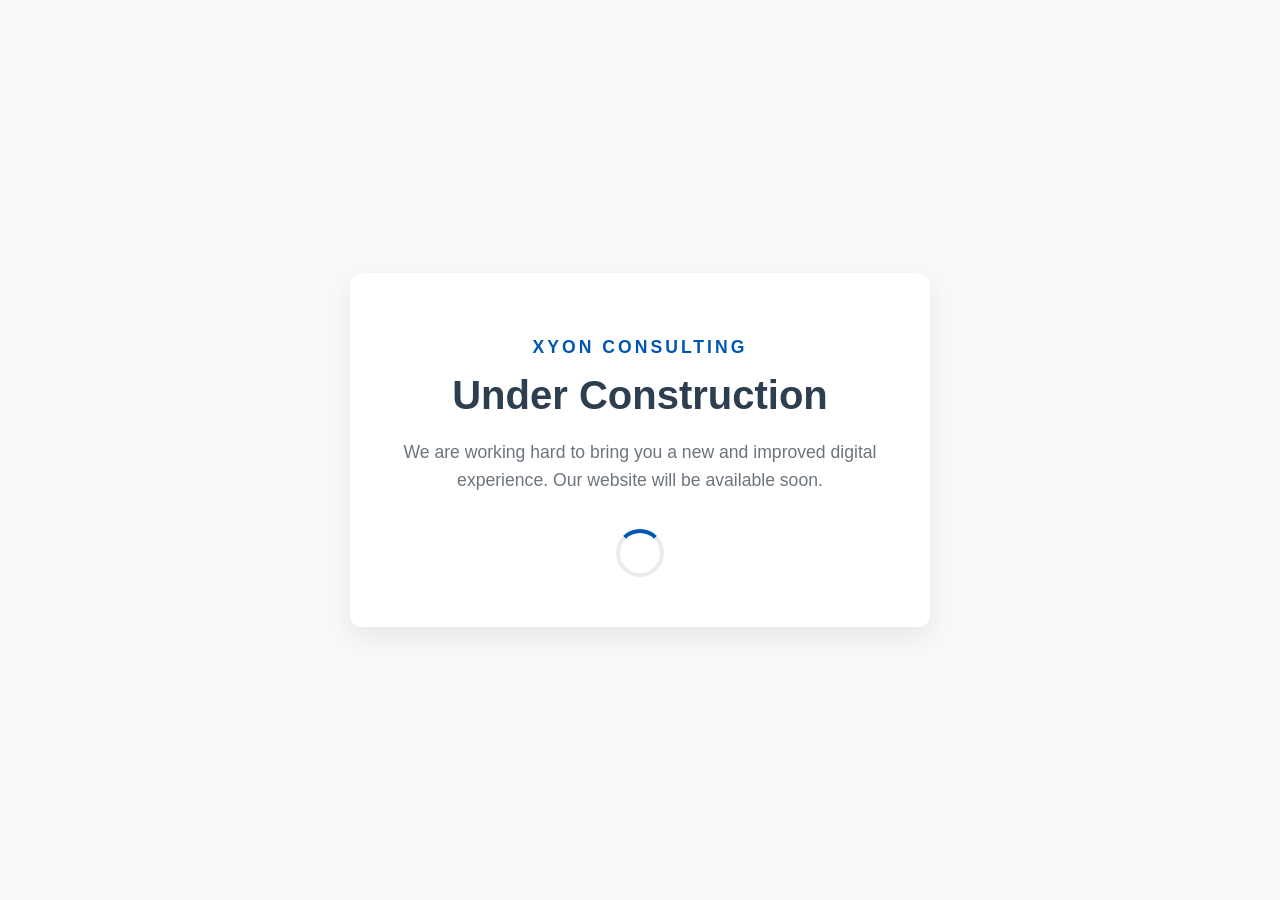
<file: working.html>
<!DOCTYPE html>
<html lang="en">
<head>
    <meta charset="UTF-8">
    <meta name="viewport" content="width=device-width, initial-scale=1.0">
    <title>Xyon Consultings - Under Construction</title>
    <style>
        body, html { 
            height: 100%; margin: 0; 
            font-family: 'Segoe UI', Tahoma, Geneva, Verdana, sans-serif; 
            background-color: #f8f9fa; color: #333; 
            display: flex; align-items: center; justify-content: center; text-align: center; 
        }
        .container { 
            padding: 50px 40px; background: white; border-radius: 12px; 
            box-shadow: 0 10px 30px rgba(0,0,0,0.08); 
            max-width: 500px; width: 90%; 
        }
        h2 { 
            color: #0056b3; font-size: 1.1em; font-weight: 600; 
            margin-bottom: 15px; text-transform: uppercase; letter-spacing: 3px; 
        }
        h1 { 
            color: #2c3e50; font-size: 2.5em; margin-top: 0; margin-bottom: 20px; 
        }
        p { 
            color: #6c757d; line-height: 1.6; margin-bottom: 35px; font-size: 1.1em;
        }
        .loader { 
            border: 4px solid #e9ecef; border-top: 4px solid #0056b3; 
            border-radius: 50%; width: 40px; height: 40px; 
            animation: spin 1s linear infinite; margin: 0 auto; 
        }
        @keyframes spin { 
            0% { transform: rotate(0deg); } 
            100% { transform: rotate(360deg); } 
        } 
    </style>
</head>
<body>
    <div class="container">
        <h2>Xyon Consulting</h2>
        <h1>Under Construction</h1>
        <p>We are working hard to bring you a new and improved digital experience. Our website will be available soon.</p>
        <div class="loader"></div>
    </div>
</body>
</html>
</file>
<file: styles.css>
:root{
    --ink:#10231D;
    --ink-soft:#3B564C;
    --paper:#EEF2F0;
    --paper-deep:#E1E7E3;
    --paper-white:#FAFBFA;
    --coral:#E2603A;
    --coral-dark:#C94F2D;
    --gold:#D9A441;
    --teal:#2F7A66;
    --line:#CCD6D0;
    --line-dark:#264238;
    --display:"Bricolage Grotesque","Segoe UI",sans-serif;
    --body:"Inter",-apple-system,"Segoe UI",sans-serif;
    --maxw:1140px;
  }

  *{box-sizing:border-box;}
  html{scroll-behavior:smooth;}
  body{
    margin:0;
    font-family:var(--body);
    color:var(--ink);
    background:var(--paper);
    line-height:1.6;
    -webkit-font-smoothing:antialiased;
  }
  h1,h2,h3{
    font-family:var(--display);
    font-weight:700;
    line-height:1.12;
    letter-spacing:-.015em;
    margin:0 0 .5em;
    color:var(--ink);
  }
  p{margin:0 0 1em;}
  ul,ol{margin:0;padding:0;}
  a{color:inherit;}
  svg{display:block;}

  .wrap{max-width:var(--maxw);margin:0 auto;padding:0 32px;}

  a:focus-visible, button:focus-visible, input:focus-visible, textarea:focus-visible{
    outline:2px solid var(--coral);
    outline-offset:3px;
  }
  .skip-link{
    position:absolute;left:-999px;top:0;
    background:var(--ink);color:var(--paper-white);
    padding:10px 18px;z-index:100;font-size:.9rem;
  }
  .skip-link:focus{left:16px;top:16px;}

  /* ---------- header ---------- */
  .site-header{
    position:sticky;top:0;z-index:40;
    background:rgba(238,242,240,.85);
    backdrop-filter:blur(10px);
    border-bottom:1px solid rgba(204,214,208,0);
    transition:box-shadow .3s ease,border-color .3s ease,background .3s ease;
  }
  .site-header.scrolled{
    background:rgba(238,242,240,.96);
    border-color:var(--line);
    box-shadow:0 12px 28px -18px rgba(16,35,29,.35);
  }
  .header-inner{
    display:flex;align-items:center;justify-content:space-between;
    gap:24px;padding:18px 0;
  }
  .wordmark{display:flex;align-items:center;gap:10px;text-decoration:none;color:var(--ink);}
  .wordmark svg{flex:none;}
  .logo-needle{transform-box:fill-box;transform-origin:center;transition:transform .4s cubic-bezier(.34,1.56,.64,1);}
  .wordmark:hover .logo-needle{transform:rotate(25deg);}
  .footer-brand:hover .logo-needle{transform:rotate(25deg);}
  .wordmark-text{
    font-family:var(--display);font-weight:700;font-size:1.2rem;
    display:flex;flex-direction:column;line-height:1.05;
  }
  .wordmark-text span{
    font-family:var(--body);font-weight:400;font-size:.66rem;
    color:var(--ink-soft);letter-spacing:.04em;text-transform:lowercase;
  }
  .nav-wrap{display:flex;align-items:center;gap:28px;}
  .site-nav{display:flex;gap:4px;}
  .site-nav a{
    position:relative;text-decoration:none;font-size:.94rem;font-weight:500;
    color:var(--ink-soft);padding:9px 16px;border-radius:9px;
    transition:background .2s ease,color .2s ease;
  }
  .site-nav a:hover{color:var(--ink);background:rgba(16,35,29,.06);}
  .site-nav a.active{color:var(--ink);font-weight:600;background:var(--paper-deep);}
  .site-nav a.active::after{
    content:"";position:absolute;left:16px;right:16px;bottom:5px;height:2px;
    background:var(--coral);border-radius:2px;
  }

  .btn{
    display:inline-flex;align-items:center;gap:8px;
    font-family:var(--body);font-size:.96rem;font-weight:600;
    text-decoration:none;border-radius:10px;padding:14px 24px;
    border:1.5px solid transparent;cursor:pointer;
    transition:background .18s ease,color .18s ease,border-color .18s ease,transform .18s ease,box-shadow .18s ease;
  }
  .btn-icon{transition:transform .25s ease;flex:none;}
  .btn-primary{background:var(--coral);color:var(--paper-white);}
  .btn-primary:hover{background:var(--coral-dark);transform:translateY(-2px);box-shadow:0 14px 28px -8px rgba(226,96,58,.45);}
  .btn-primary:hover .btn-icon{transform:translateX(4px);}
  .btn-primary:active{transform:translateY(0) scale(.97);}
  .btn-outline{background:transparent;color:var(--ink);border-color:var(--ink);}
  .btn-outline:hover{background:var(--ink);color:var(--paper-white);transform:translateY(-2px);}
  .btn-text{
    background:none;padding:14px 0;color:var(--ink);border-radius:0;
    position:relative;font-weight:600;
  }
  .btn-text::after{
    content:"";position:absolute;left:0;bottom:10px;width:100%;height:2px;
    background:var(--teal);transform:scaleX(0);transform-origin:left;transition:transform .25s ease;
  }
  .btn-text:hover::after{transform:scaleX(1);}
  .nav-cta{white-space:nowrap;}

  .menu-toggle{
    display:none;background:none;border:1.5px solid var(--ink);border-radius:8px;
    width:42px;height:38px;padding:0;cursor:pointer;position:relative;flex:none;
    z-index:60;
  }
  .menu-toggle span{
    position:absolute;left:10px;right:10px;top:18px;height:1.5px;background:var(--ink);
    transition:transform .3s ease,opacity .2s ease;
  }
  .menu-toggle span::before, .menu-toggle span::after{
    content:"";position:absolute;left:0;right:0;height:1.5px;background:var(--ink);
    transition:transform .3s ease,top .2s ease;
  }
  .menu-toggle span::before{top:-6px;}
  .menu-toggle span::after{top:6px;}
  .menu-toggle.open span{background:transparent;}
  .menu-toggle.open span::before{top:0;transform:rotate(45deg);}
  .menu-toggle.open span::after{top:0;transform:rotate(-45deg);}

  /* ---------- hero ---------- */
  .hero{padding:80px 0 96px;}
  .hero-grid{display:grid;grid-template-columns:1.1fr .9fr;gap:56px;align-items:center;}
  .hero-copy h1{font-size:clamp(2.2rem,4vw,3.2rem);max-width:15ch;}
  .hero-lead{font-size:1.12rem;color:var(--ink-soft);max-width:44ch;}
  .hero-actions{display:flex;align-items:center;gap:20px;margin-top:32px;flex-wrap:wrap;}
  .hero-art{width:100%;max-width:460px;margin:0 auto;}

  #needle{transform-box:fill-box;transform-origin:center;animation:needleSettle 2s cubic-bezier(.22,1,.36,1) 1 both;}
  @keyframes needleSettle{
    0%{transform:rotate(-38deg);}
    38%{transform:rotate(18deg);}
    62%{transform:rotate(-9deg);}
    82%{transform:rotate(4deg);}
    100%{transform:rotate(0deg);}
  }
  @media (prefers-reduced-motion:reduce){
    #needle{animation:none;transform:rotate(0deg);}
  }

  /* ---------- generic section ---------- */
  section{padding:88px 0;}
  section h2{font-size:clamp(1.7rem,2.6vw,2.2rem);margin-bottom:12px;}
  .section-lead{color:var(--ink-soft);max-width:58ch;margin-bottom:48px;font-size:1.02rem;}

  /* ---------- manifesto ---------- */
  .manifesto{background:var(--paper-deep);}
  .manifesto-grid{display:grid;grid-template-columns:repeat(3,1fr);gap:40px;}
  .manifesto-item{border-left:2px solid var(--coral);padding-left:22px;}
  .manifesto-item svg{margin-bottom:16px;color:var(--teal);}
  .manifesto-item h3{font-size:1.15rem;margin-bottom:.35em;}
  .manifesto-item p{color:var(--ink-soft);font-size:.96rem;margin:0;}

  /* ---------- services ---------- */
  .service-row{display:grid;grid-template-columns:220px 1fr;gap:48px;align-items:start;padding:48px 0;}
  .service-row + .service-row{border-top:1px solid var(--line);}
  .service-row.reverse{grid-template-columns:1fr 220px;}
  .service-row.reverse .service-icon{order:2;}
  .service-row.reverse .service-content{order:1;}
  .service-icon-tile{
    width:96px;height:96px;border-radius:22px;
    display:flex;align-items:center;justify-content:center;
    background:var(--paper-deep);
  }
  .service-icon-tile svg{color:var(--coral);}
  .service-row.reverse .service-icon-tile svg{color:var(--teal);}
  .service-content h3{font-size:1.5rem;}
  .service-content p{max-width:60ch;color:var(--ink-soft);}
  .service-content ul{list-style:none;margin-top:18px;display:grid;gap:11px;max-width:58ch;}
  .service-content li{padding-left:26px;position:relative;font-size:.97rem;}
  .service-content li::before{
    content:"";position:absolute;left:0;top:.5em;width:14px;height:8px;
    border-left:2px solid var(--teal);border-bottom:2px solid var(--teal);
    transform:rotate(-45deg);
  }

  /* ---------- process / path ---------- */
  .process-path-wrap{margin:8px 0 40px;overflow:visible;}
  .route-path{fill:none;stroke:var(--teal);stroke-width:3;stroke-linecap:round;}
  .waypoint circle{fill:var(--paper-white);stroke:var(--coral);stroke-width:2.5;}
  .waypoint text{font-family:var(--display);font-weight:700;font-size:20px;fill:var(--ink);}
  .steps-grid{display:grid;grid-template-columns:repeat(4,1fr);gap:32px;}
  .step-card svg{color:var(--coral);margin-bottom:14px;}
  .step-card h3{font-size:1.08rem;margin-bottom:.4em;}
  .step-card p{font-size:.93rem;color:var(--ink-soft);margin:0;}

  /* ---------- sectors ---------- */
  .sectors{background:var(--paper-deep);}
  .sector-grid{display:grid;grid-template-columns:repeat(3,1fr);gap:1px;background:var(--line);border:1px solid var(--line);}
  .sector-item{
    background:var(--paper-deep);padding:32px 24px;
    display:flex;flex-direction:column;gap:14px;
    transition:background .2s ease;
  }
  .sector-item:hover{background:var(--paper-white);}
  .sector-item svg{color:var(--teal);transition:transform .25s ease;}
  .sector-item:hover svg{transform:translateY(-3px);}
  .sector-item span{font-weight:600;font-size:.98rem;}

  /* ---------- CTA ---------- */
  .cta{background:var(--ink);color:var(--paper);}
  .cta h2{color:var(--paper-white);}
  .cta-grid{display:grid;grid-template-columns:1fr 1fr;gap:64px;align-items:start;}
  .cta-copy p{color:#AEBDB5;max-width:42ch;}
  .cta-contacts{margin-top:28px;display:grid;gap:10px;font-size:.95rem;}
  .cta-contacts a{text-decoration:none;color:var(--paper-white);border-bottom:1px solid var(--line-dark);padding-bottom:1px;}
  .cta-contacts a:hover{border-color:var(--coral);}

  .cta-form{display:grid;gap:18px;}
  .cta-form label{display:grid;gap:8px;font-size:.85rem;color:#AEBDB5;font-weight:500;}
  .cta-form input, .cta-form textarea{
    font-family:var(--body);font-size:1rem;
    background:#152D25;border:1.5px solid var(--line-dark);border-radius:10px;
    padding:12px 14px;color:var(--paper-white);resize:none;
  }
  .cta-form input::placeholder, .cta-form textarea::placeholder{color:#5C7069;}
  .cta-form input:focus, .cta-form textarea:focus{border-color:var(--coral);outline:none;}
  .form-note{font-size:.8rem;color:#7C8D86;margin-top:-6px;}

  /* ---------- footer ---------- */
  .site-footer{position:relative;background:var(--ink);color:#8A9A93;padding-top:64px;font-size:.93rem;}
  .site-footer::before{
    content:"";position:absolute;top:0;left:0;right:0;height:3px;
    background:var(--coral);
  }
  .footer-grid{display:grid;grid-template-columns:1.3fr 1fr 1fr;gap:48px;padding-bottom:44px;}
  .footer-brand{display:flex;align-items:center;gap:10px;color:var(--paper-white);font-family:var(--display);font-weight:700;font-size:1.1rem;width:fit-content;text-decoration:none;}
  .footer-tagline{margin:16px 0 0;max-width:32ch;color:#8A9A93;font-size:.92rem;}
  .footer-col h4{
    margin:0 0 16px;font-size:.78rem;font-weight:600;color:var(--paper-white);
    text-transform:uppercase;letter-spacing:.06em;
  }
  .footer-col a, .footer-col span{
    display:block;text-decoration:none;color:#8A9A93;padding:6px 0;
    width:fit-content;position:relative;
  }
  .footer-col a::after{
    content:"";position:absolute;left:0;bottom:2px;width:0;height:1px;
    background:var(--coral);transition:width .25s ease;
  }
  .footer-col a:hover{color:var(--paper-white);}
  .footer-col a:hover::after{width:100%;}
  .footer-bottom{
    display:flex;flex-wrap:wrap;align-items:center;justify-content:space-between;
    gap:12px;padding:24px 0 28px;border-top:1px solid var(--line-dark);
    font-size:.85rem;
  }

  /* ---------- back-compat (referință veche, nu se mai folosește) ---------- */
  .footer-inner{display:none;}
  .footer-nav{display:none;}

  /* ---------- meniu mobil (ecran complet) ---------- */
  .mobile-overlay{
    position:fixed;inset:0;z-index:50;
    background:var(--ink);
    display:flex;flex-direction:column;align-items:center;justify-content:center;
    gap:8px;
    opacity:0;visibility:hidden;pointer-events:none;
    transition:opacity .35s ease,visibility .35s;
  }
  .mobile-overlay.open{opacity:1;visibility:visible;pointer-events:auto;}
  .mobile-overlay a{
    text-decoration:none;color:var(--paper-white);
    font-family:var(--display);font-weight:600;font-size:1.7rem;
    padding:14px 0;opacity:0;transform:translateY(14px);
    transition:opacity .4s ease,transform .4s ease,color .2s ease;
  }
  .mobile-overlay a:hover, .mobile-overlay a.active{color:var(--coral);}
  .mobile-overlay.open a{opacity:1;transform:translateY(0);}
  .mobile-overlay.open a:nth-child(1){transition-delay:.05s;}
  .mobile-overlay.open a:nth-child(2){transition-delay:.11s;}
  .mobile-overlay.open a:nth-child(3){transition-delay:.17s;}
  .mobile-overlay.open a:nth-child(4){transition-delay:.23s;}
  .mobile-overlay .btn{
    margin-top:20px;opacity:0;transform:translateY(14px);
    transition:opacity .4s ease .29s,transform .4s ease .29s;
  }
  .mobile-overlay.open .btn{opacity:1;transform:translateY(0);}
  body.menu-open{overflow:hidden;}

  /* ---------- buton "sus" ---------- */
  .to-top{
    position:fixed;right:24px;bottom:24px;z-index:30;
    width:46px;height:46px;border-radius:50%;
    display:flex;align-items:center;justify-content:center;
    background:var(--ink);color:var(--paper-white);border:none;cursor:pointer;
    opacity:0;transform:translateY(10px);pointer-events:none;
    transition:opacity .25s ease,transform .25s ease,background .2s ease;
  }
  .to-top.visible{opacity:1;transform:translateY(0);pointer-events:auto;}
  .to-top:hover{background:var(--coral);}
  .to-top svg{transition:transform .2s ease;}
  .to-top:hover svg{transform:translateY(-2px);}

  /* ---------- responsive ---------- */
  @media (max-width:900px){
    .nav-wrap{display:none;}
    .menu-toggle{display:block;}

    .hero-grid{grid-template-columns:1fr;}
    .hero-art{max-width:320px;}
    .manifesto-grid{grid-template-columns:1fr;gap:32px;}
    .service-row, .service-row.reverse{grid-template-columns:1fr;}
    .service-row.reverse .service-icon, .service-row.reverse .service-content{order:initial;}
    .steps-grid{grid-template-columns:1fr 1fr;}
    .sector-grid{grid-template-columns:1fr 1fr;}
    .cta-grid{grid-template-columns:1fr;}
    .footer-grid{grid-template-columns:1fr;gap:36px;}
  }
  @media (max-width:560px){
    .wrap{padding:0 20px;}
    section{padding:60px 0;}
    .hero{padding:52px 0 60px;}
    .steps-grid{grid-template-columns:1fr;}
    .sector-grid{grid-template-columns:1fr;}
    .mobile-overlay a{font-size:1.4rem;}
    .to-top{right:16px;bottom:16px;}
  }

/* ---------- pagini interioare ---------- */
.page-hero{padding:64px 0 56px;border-bottom:1px solid var(--line);}
.page-hero h1{font-size:clamp(2rem,3.4vw,2.6rem);max-width:22ch;}
.page-hero p{color:var(--ink-soft);max-width:56ch;font-size:1.05rem;margin:0;}

.mini-cta{background:var(--ink);color:var(--paper-white);padding:72px 0;text-align:center;}
.mini-cta h2{color:var(--paper-white);margin-bottom:24px;font-size:clamp(1.5rem,2.4vw,1.9rem);}
.mini-cta .btn{justify-content:center;}

.footer-nav{display:flex;gap:24px;flex-wrap:wrap;}
.footer-nav a{text-decoration:none;color:#AEBDB5;font-size:.88rem;}
.footer-nav a:hover{color:var(--paper-white);}

/* ---------- teasere pe homepage ---------- */
.teaser-grid{display:grid;grid-template-columns:repeat(2,1fr);gap:32px;margin-bottom:28px;}
.teaser-item{display:flex;gap:18px;align-items:flex-start;}
.teaser-item .service-icon-tile{width:64px;height:64px;border-radius:16px;flex:none;}
.teaser-item h3{font-size:1.12rem;margin-bottom:.3em;}
.teaser-item p{color:var(--ink-soft);font-size:.95rem;margin:0;}

.sector-inline{display:flex;flex-wrap:wrap;gap:10px 8px;margin:20px 0 28px;}
.sector-inline span{
  font-size:.9rem;padding:8px 16px;border-radius:20px;
  background:var(--paper-white);border:1px solid var(--line);
}

@media (max-width:900px){
  .teaser-grid{grid-template-columns:1fr;}
}
</file>
